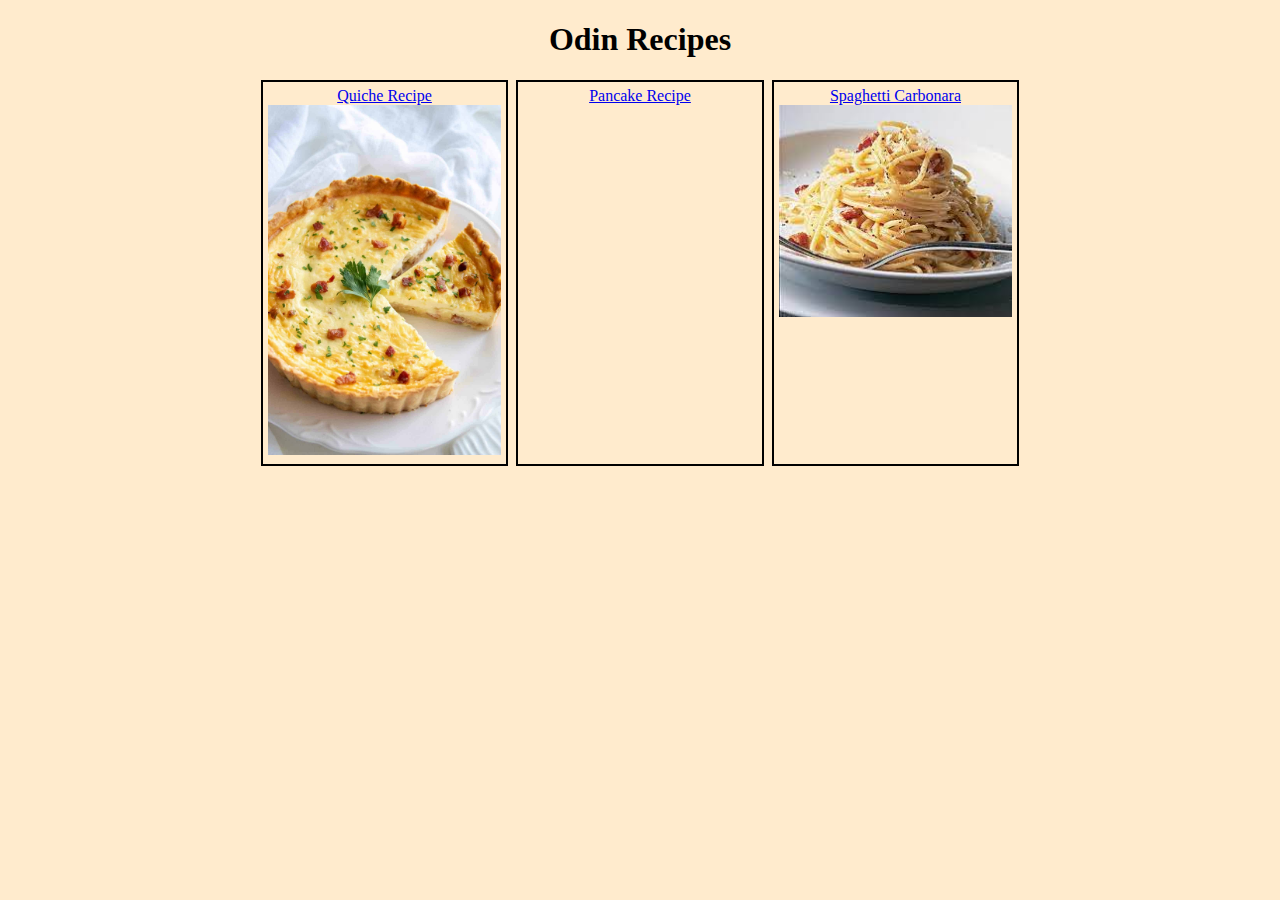
<file: index.html>
<!DOCTYPE html>

<html>
    <head>
        <meta charset="utf-8">
        <link rel="stylesheet" href="./styles.css">
        <title>Odin Recipes</title>
    </head>
    <body>
    <h1>Odin Recipes</h1>
<div class="layout">
    <div class="recipe_cards">
        <a href="recipes/quiche.html">Quiche Recipe</a><br>
    <img class="hpictures" src="images/quiche-lorraine.jpg" alt="Picture of a Quiche Lorraine">
    </div>
    <div class="recipe_cards">
        <a href="recipes/pancakes.html">Pancake Recipe</a><br>
    </div>
    <div class="recipe_cards last">
        <a href="recipes/spaghetti-napoli.html">Spaghetti Carbonara</a>
        <img class="hpictures" src="images/spaghetti.jpeg" alt="Picture of Spaghetti Carbonara">
    </div>
</div>  
</body>
</html>
</file>
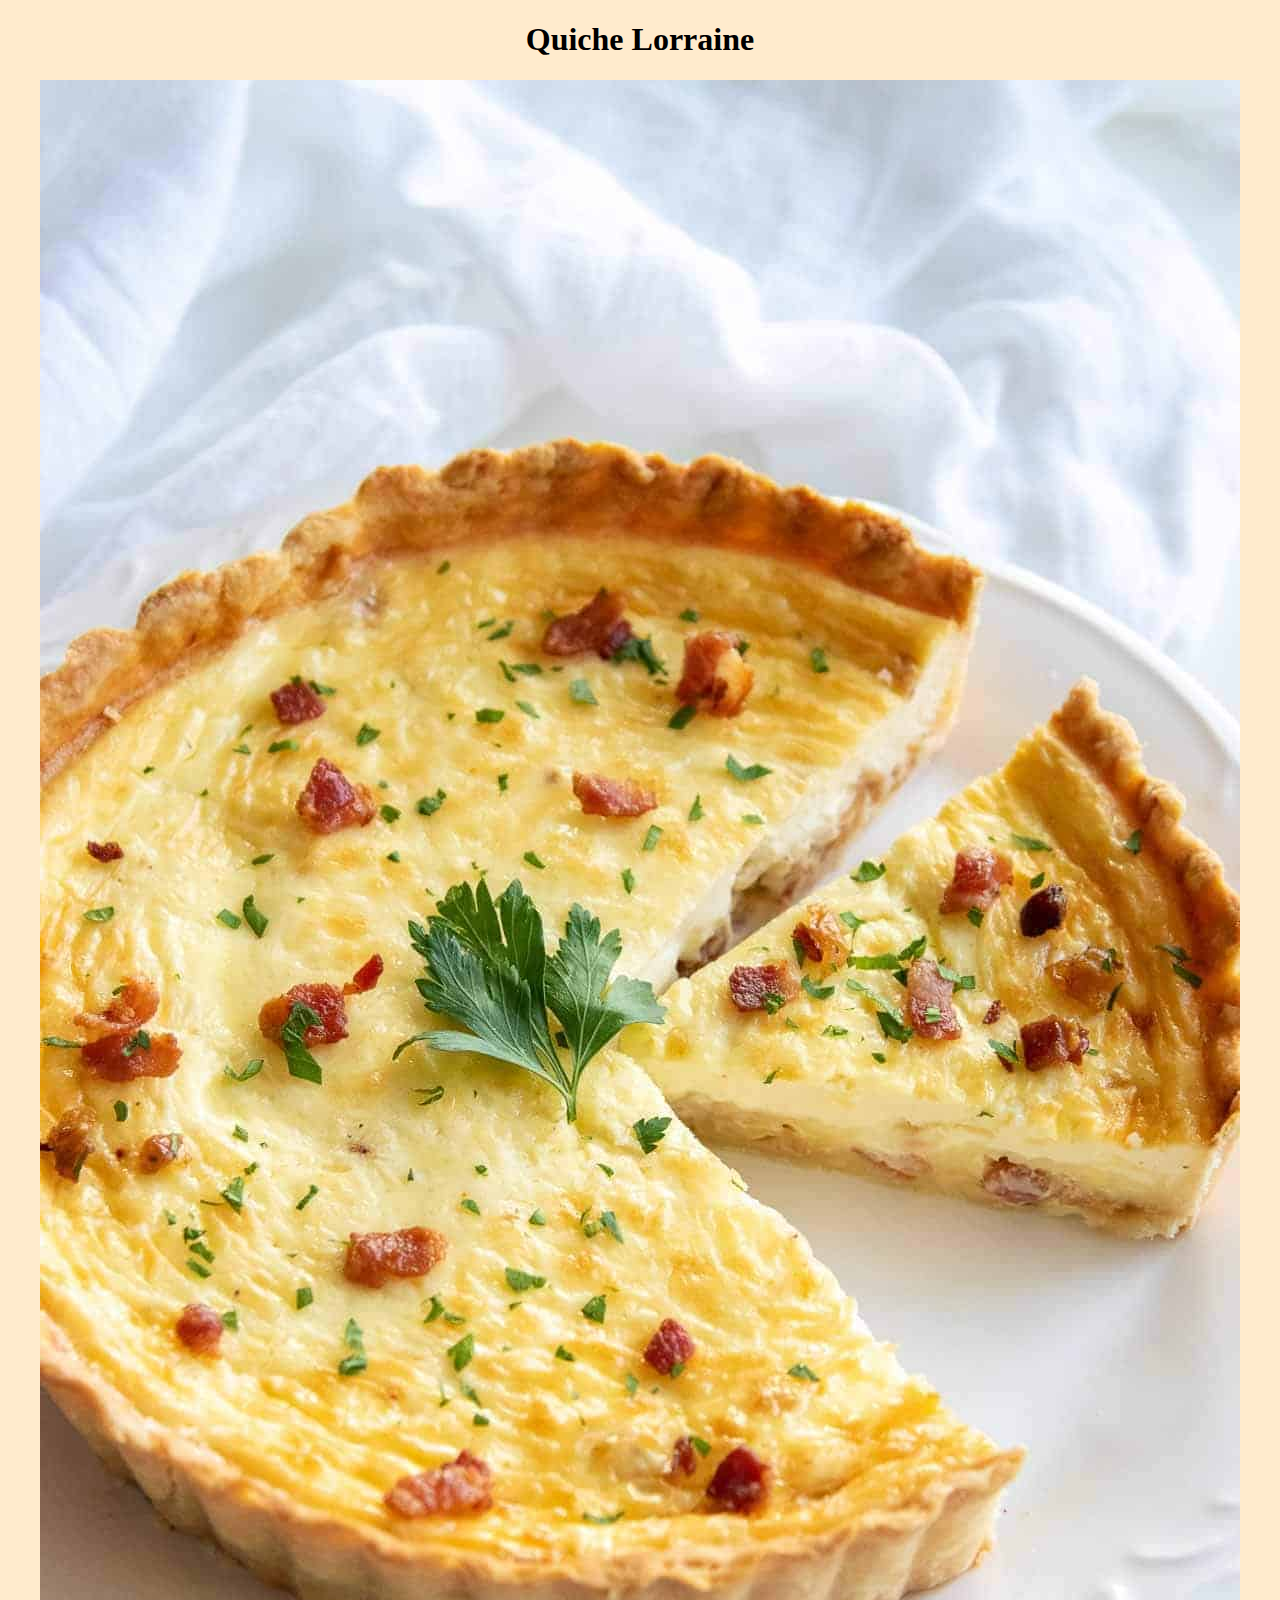
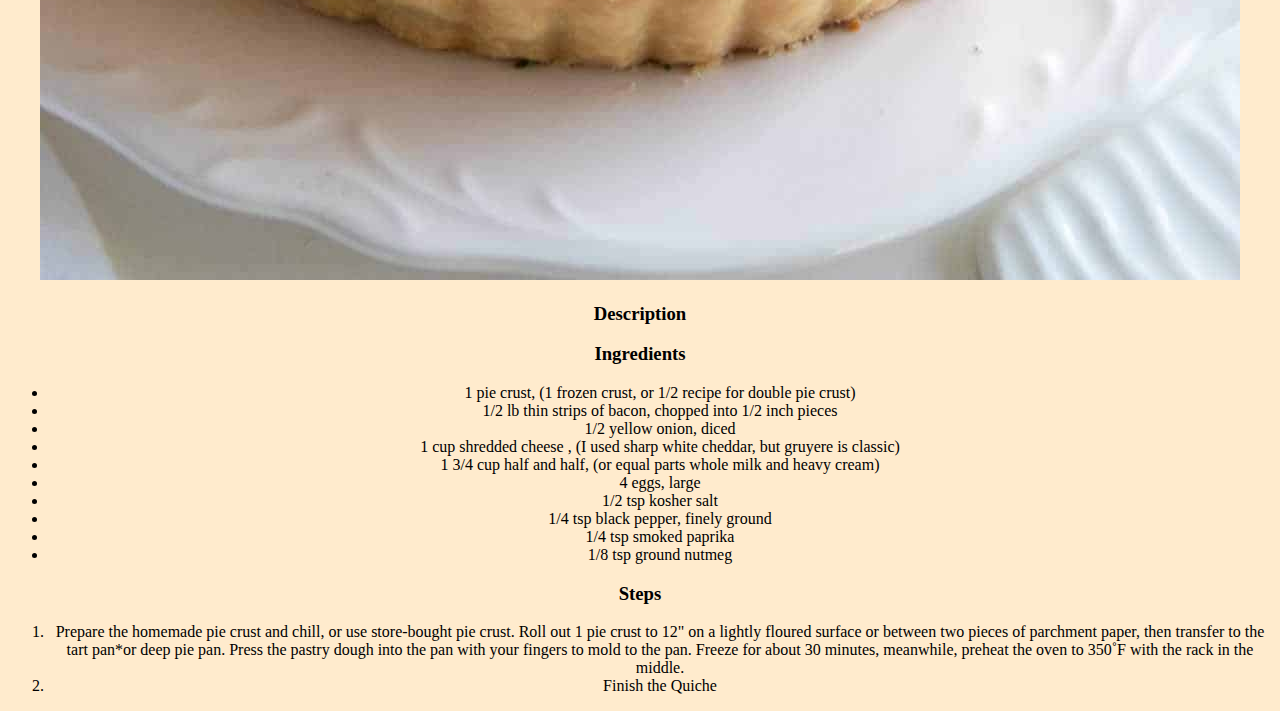
<file: recipes/pancakes.html>
<!DOCTYPE html>

<html>
    <head>
        <meta charset="utf-8">
        <link rel="stylesheet" href="../styles.css">
        <title>Quiche Recipe</title>
    </head>
    <body>
    <h1>Quiche Lorraine</h1>
        <img id="quiche" src="../images/quiche-lorraine.jpg" alt="Picture of a Quiche Lorraine">

        <h3>Description</h3>

        
        
        <h3>Ingredients</h3>
        <ul>
            <li>1 pie crust, (1 frozen crust, or 1/2 recipe for double pie crust)</li>
            <li>1/2 lb thin strips of bacon,  chopped into 1/2 inch pieces</li>
            <li>1/2 yellow onion,  diced</li>
            <li>1 cup shredded cheese , (I used sharp white cheddar, but gruyere is classic)</li>
            <li>1 3/4 cup half and half, (or equal parts whole milk and heavy cream)</li>
            <li>4 eggs, large</li>
            <li>1/2 tsp kosher salt</li>
            <li>1/4 tsp black pepper, finely ground</li>
            <li>1/4 tsp smoked paprika</li>
            <li>1/8 tsp ground nutmeg</li>
        </ul>

        <h3>Steps</h3>
        <ol>
            <li>Prepare the homemade pie crust and chill, or use store-bought pie crust. Roll out 1 pie crust to 12" on a lightly floured surface or between two pieces of parchment paper, then transfer to the tart pan*or deep pie pan. Press the pastry dough into the pan with your fingers to mold to the pan. Freeze for about 30 minutes, meanwhile, preheat the oven to 350˚F with the rack in the middle.</li>
            <li>Finish the Quiche</li>
        </ol>
        
    </body>
</html>
</file>
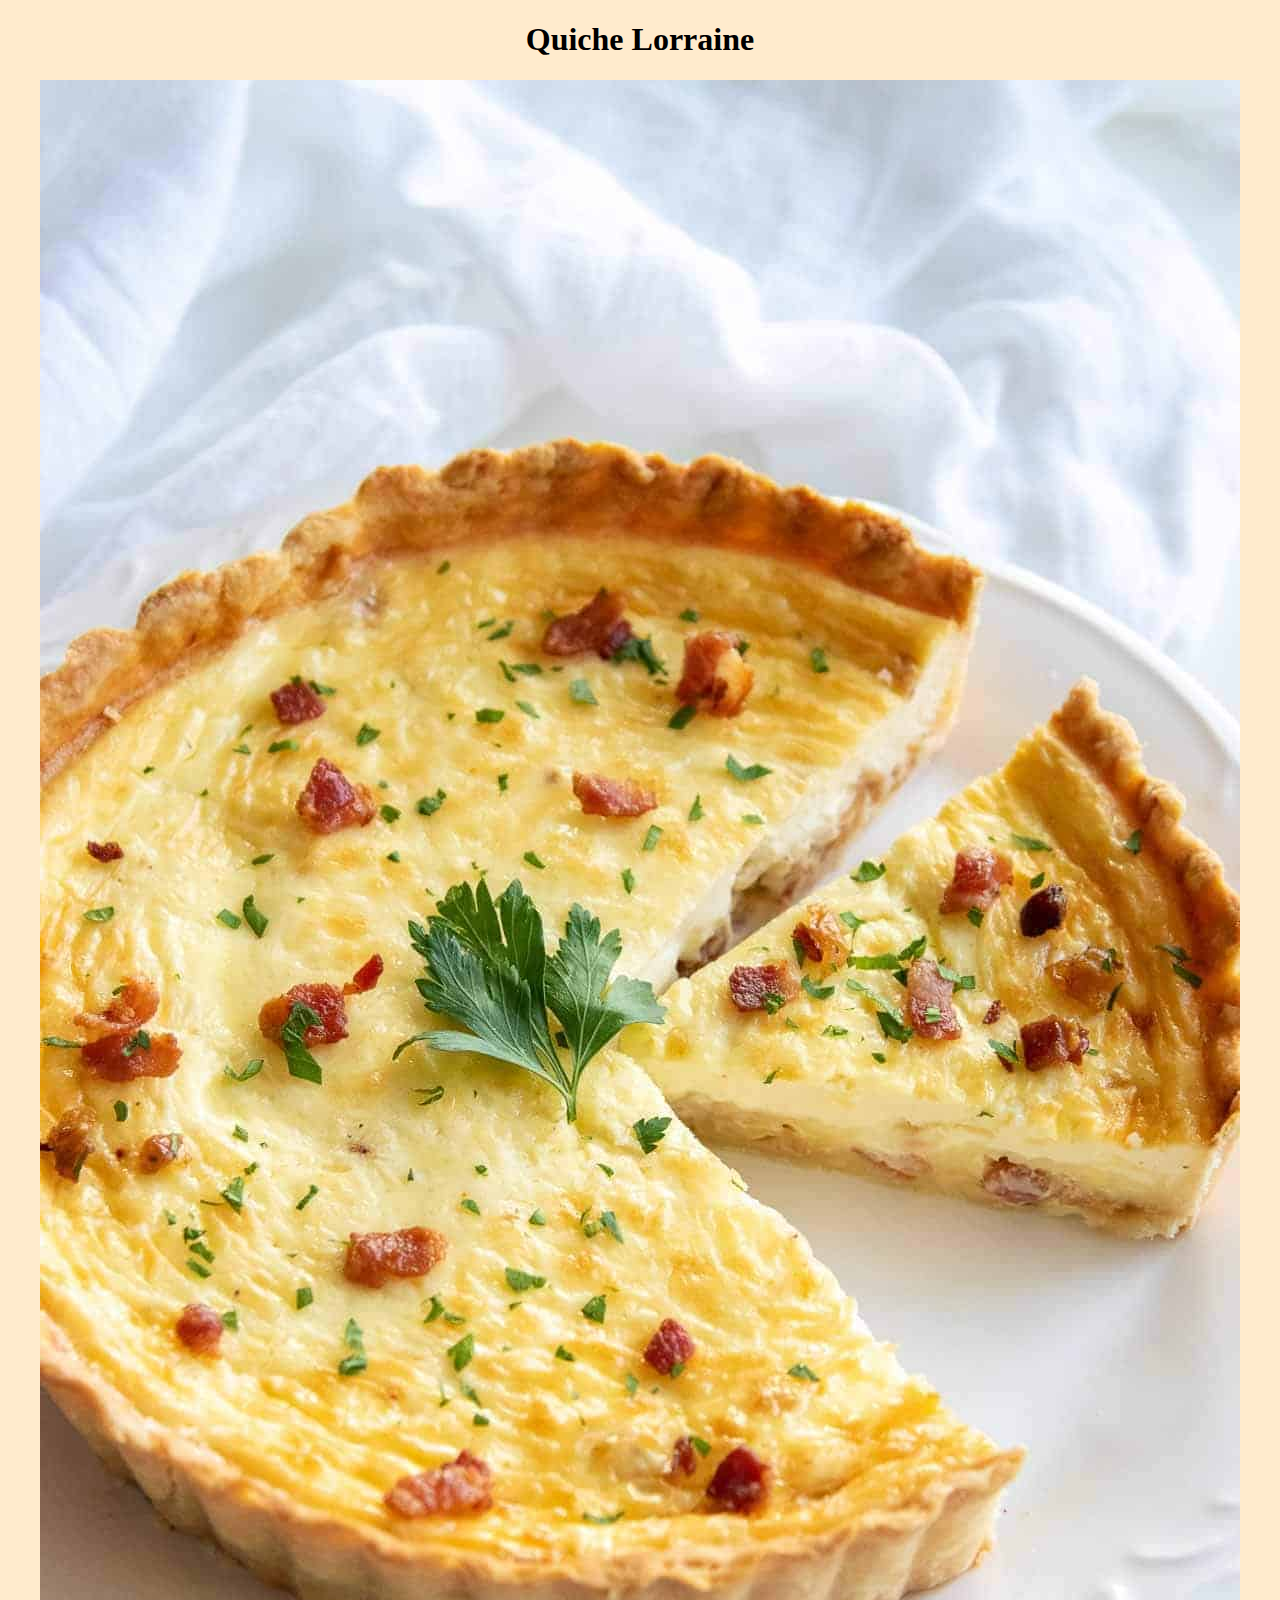
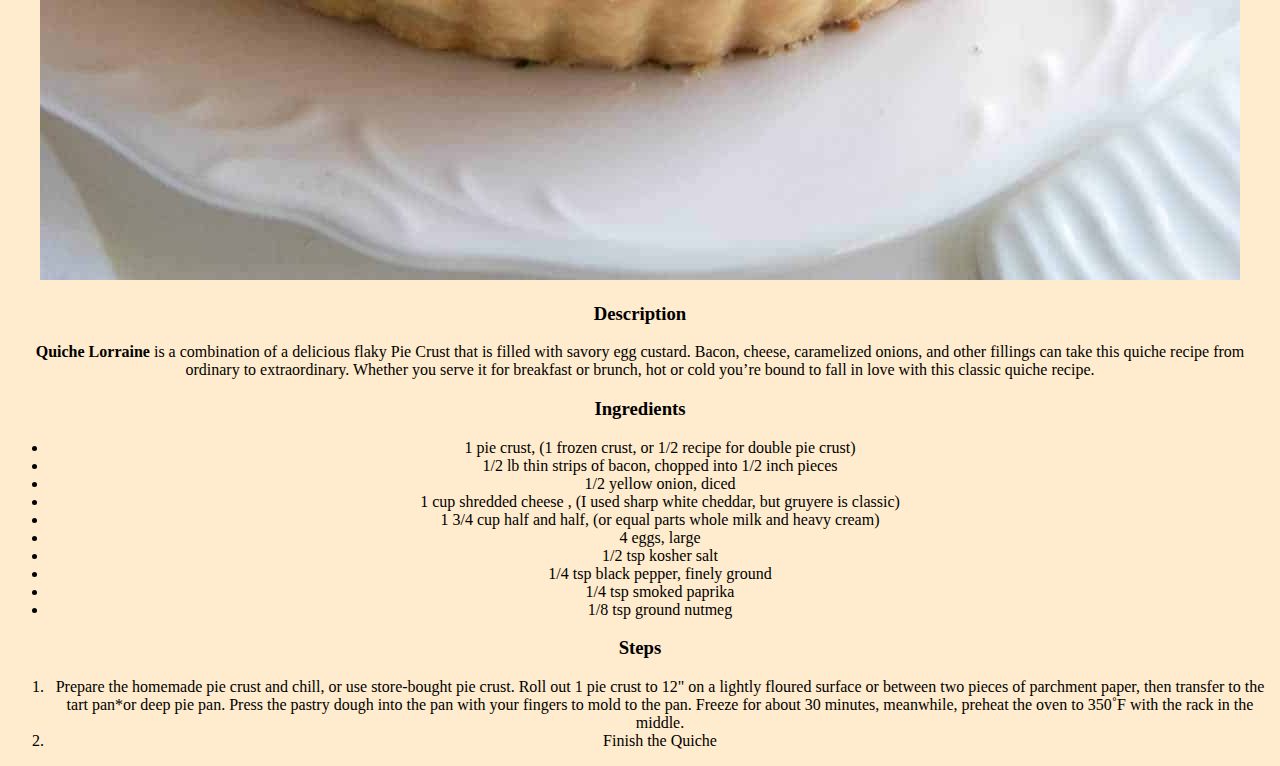
<file: recipes/quiche.html>
<!DOCTYPE html>

<html>
    <head>
        <meta charset="utf-8">
        <link rel="stylesheet" href="../styles.css">
        <title>Quiche Recipe</title>
    </head>
    <body>
    <h1>Quiche Lorraine</h1>
        <img id="quiche" src="../images/quiche-lorraine.jpg" alt="Picture of a Quiche Lorraine">

        <h3>Description</h3>

        <p><b>Quiche Lorraine</b> 
            is a combination of a delicious flaky Pie Crust 
            that is filled with savory egg custard. 
            Bacon, cheese, caramelized onions, 
            and other fillings can take this 
            quiche recipe from ordinary to 
            extraordinary. Whether you serve it 
            for breakfast or brunch, hot or cold 
            you’re bound to fall in love with this 
            classic quiche recipe.</p>
        
        <h3>Ingredients</h3>
        <ul>
            <li>1 pie crust, (1 frozen crust, or 1/2 recipe for double pie crust)</li>
            <li>1/2 lb thin strips of bacon,  chopped into 1/2 inch pieces</li>
            <li>1/2 yellow onion,  diced</li>
            <li>1 cup shredded cheese , (I used sharp white cheddar, but gruyere is classic)</li>
            <li>1 3/4 cup half and half, (or equal parts whole milk and heavy cream)</li>
            <li>4 eggs, large</li>
            <li>1/2 tsp kosher salt</li>
            <li>1/4 tsp black pepper, finely ground</li>
            <li>1/4 tsp smoked paprika</li>
            <li>1/8 tsp ground nutmeg</li>
        </ul>

        <h3>Steps</h3>
        <ol>
            <li>Prepare the homemade pie crust and chill, or use store-bought pie crust. Roll out 1 pie crust to 12" on a lightly floured surface or between two pieces of parchment paper, then transfer to the tart pan*or deep pie pan. Press the pastry dough into the pan with your fingers to mold to the pan. Freeze for about 30 minutes, meanwhile, preheat the oven to 350˚F with the rack in the middle.</li>
            <li>Finish the Quiche</li>
        </ol>
        
    </body>
</html>
</file>
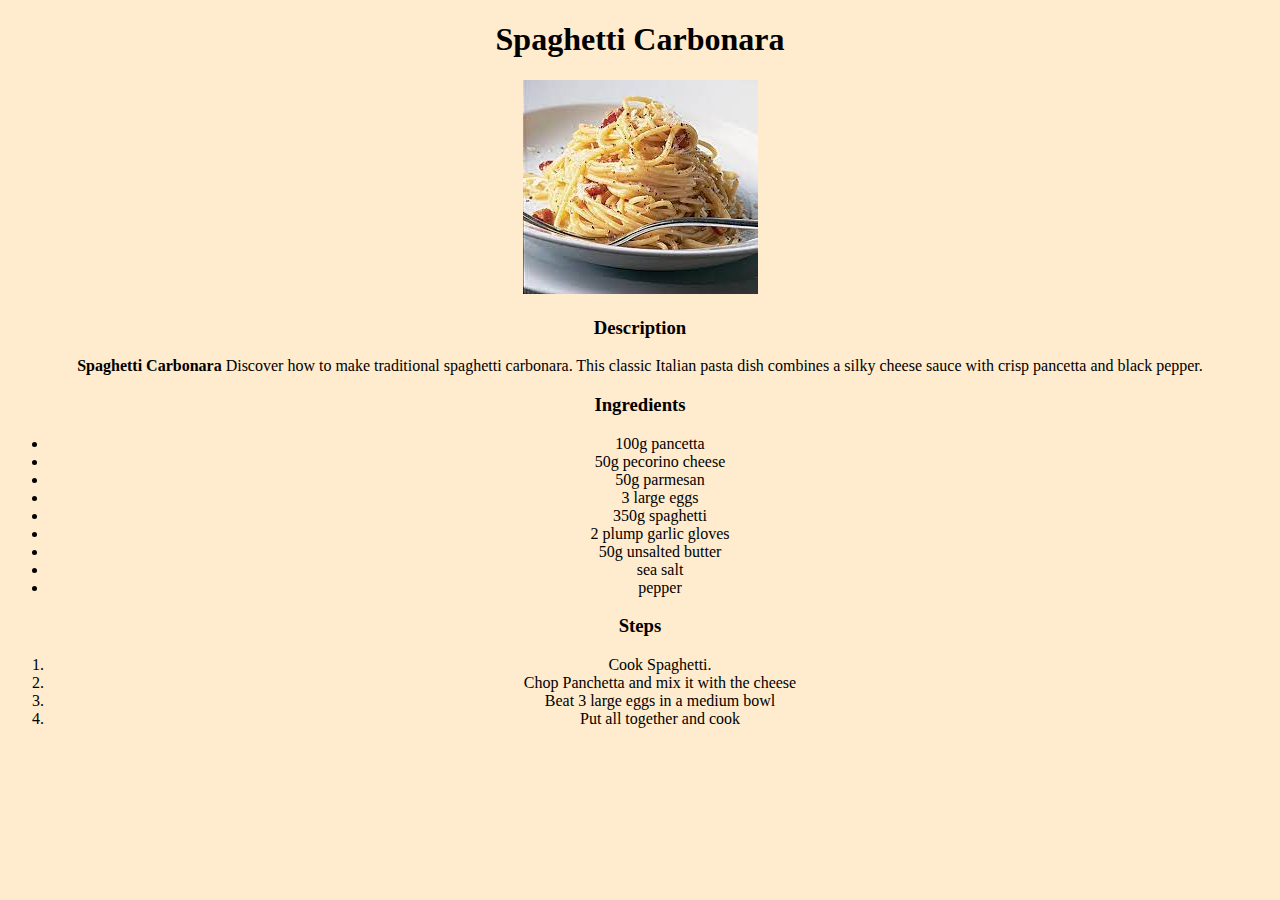
<file: recipes/spaghetti-napoli.html>
<!DOCTYPE html>

<html>
    <head>
        <meta charset="utf-8">
        <link rel="stylesheet" href="../styles.css">
        <title>Spaghetti Carbonara Recipe</title>
    </head>
    <body>
    <h1>Spaghetti Carbonara<br></h1>
        <img src="../images/spaghetti.jpeg" alt="Picture of Spaghetti Carbonara">

        <h3>Description</h3>

        <p><b>Spaghetti Carbonara</b> 
            Discover how to make traditional spaghetti carbonara. This classic Italian pasta dish combines a silky cheese sauce with crisp pancetta and black pepper.</p>
        
        <h3>Ingredients</h3>
        <ul>
            <li>100g pancetta</li>
            <li>50g pecorino cheese</li>
            <li>50g parmesan</li>
            <li>3 large eggs</li>
            <li>350g spaghetti</li>
            <li>2 plump garlic gloves</li>
            <li>50g unsalted butter</li>
            <li>sea salt</li>
            <li>pepper</li>
        </ul>

        <h3>Steps</h3>
        <ol>
            <li>Cook Spaghetti.</li>
            <li>Chop Panchetta and mix it with the cheese</li>
            <li>Beat 3 large eggs in a medium bowl</li>
            <li>Put all together and cook</li>
        </ol>
        
    </body>
</html>
</file>
<file: styles.css>
body {
    font-family: serif;
    text-align: center;
    background-color: blanchedalmond;
}

h1 {
    text-align: center;
}

.layout{
    width: 60%;
    display: flex;
    margin: auto;
}

.recipe_cards {
    flex: 1;
    padding: 5px;
    border: 2px solid black;
    margin-right: 8px;
}

.last {
    margin-right: 0px;
}

.hpictures {
    max-width: 100%;
    height: auto;
}
</file>
